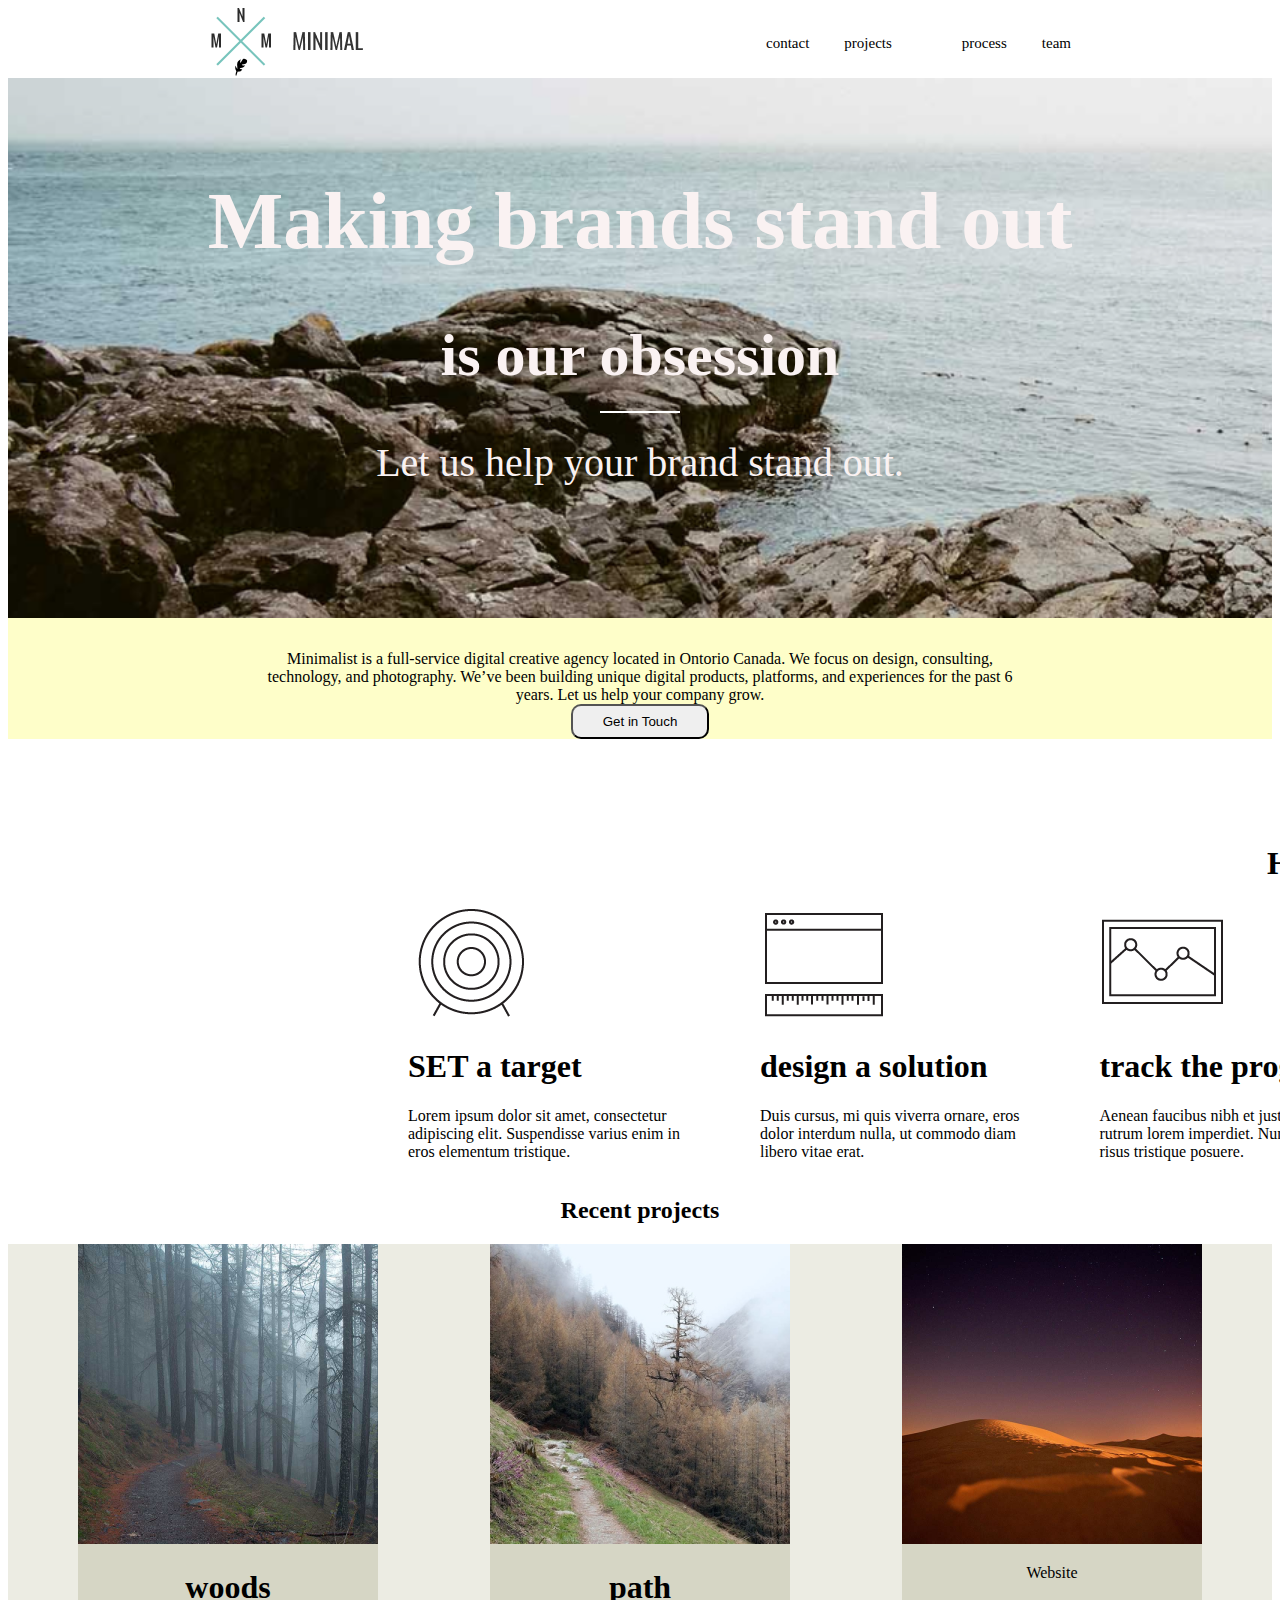
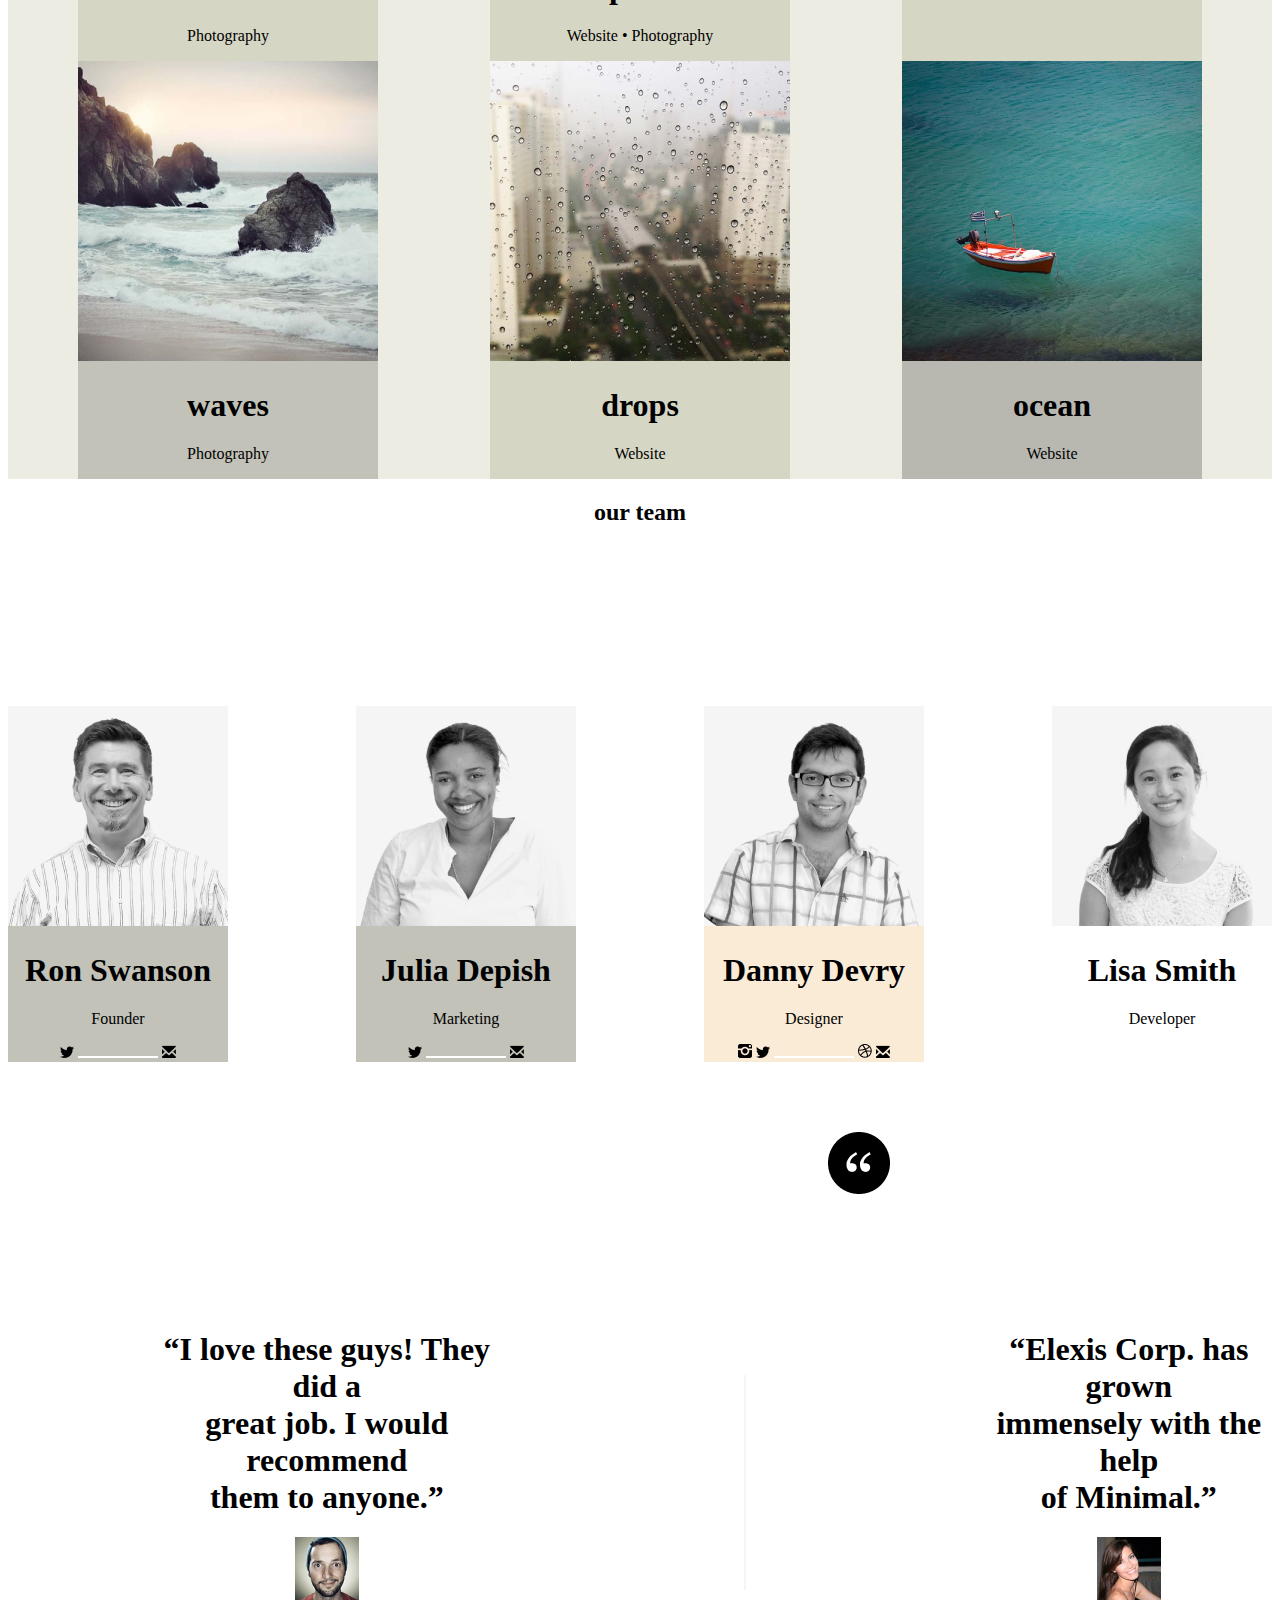
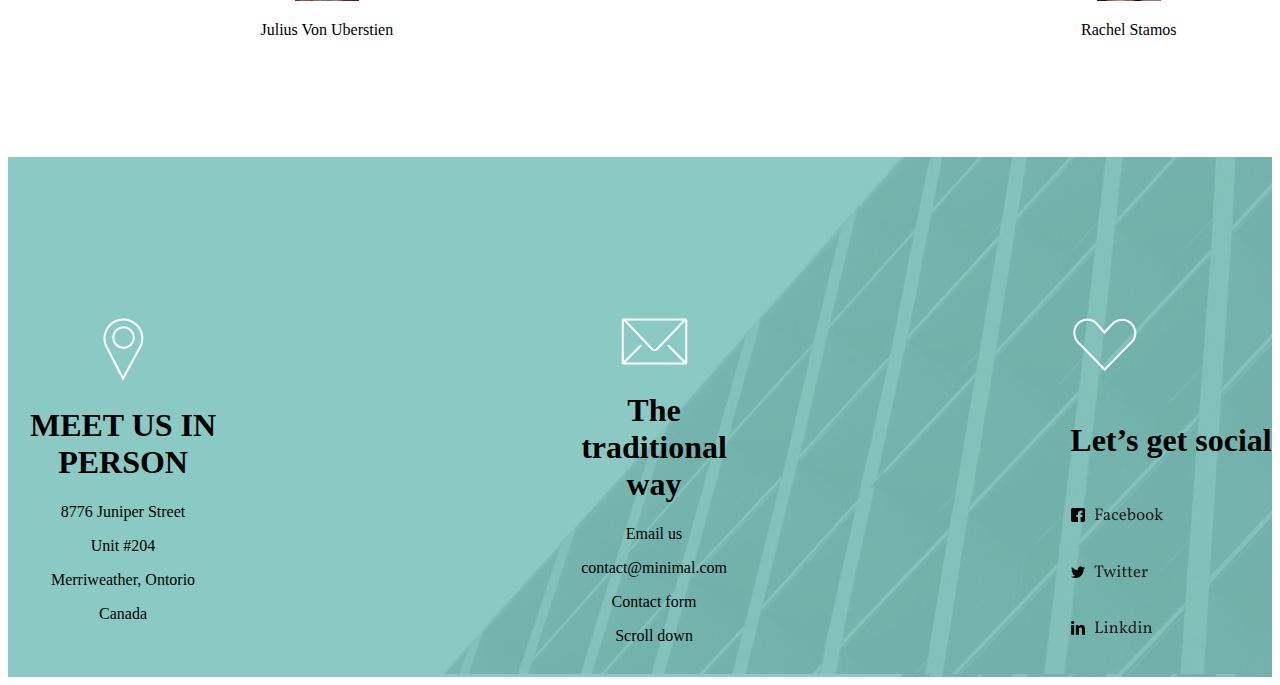
<file: index.html>
<!DOCTYPE html>
    <html lang="en">
    <head>
        <meta charset="UTF-8">
        <meta http-equiv="X-UA-Compatible" content="IE=edge">
        <meta name="viewport" content="width=device-width, initial-scale=1.0">
        <title>Document</title>
        <link rel="stylesheet" href="./gfcc/style.css">
    </head>
    <div class="kars">
        <img src="./foto/Frame.png 5.png" alt="">
        <ul>
            <li>
                <a href="">contact</a>
            </li>
            <li>
                <a href="">projects</a>
            </li>
            <li>
                <li>
                    <a href="">process</a>
                </li>
                <li>
                    <a href="">team</a>
                </li>
            </li>
        </ul>
    </div>
    <section class="charli">
        <div>
            <div class="sat">
                <h1>Making brands stand out</h1>
                <h2>is our obsession</h2>
                <p>Let us help your brand stand out.</p>
                <img src="./foto/Rectangle.png" alt="" srcset="">
            </div>
        </div>
    </section>
    <section class="tyc">
        <div>
            <p>Minimalist is a full-service digital creative agency located in Ontorio Canada. We focus on design, consulting, <br> technology, and photography. We’ve been building unique digital products, platforms, and experiences for the past 6 <br> years. Let us help your company grow.</p>
            <button>Get in Touch</button>
        </div>
    </section>
    <section class="tyncha">
        <div class="tynchtyk">
            <h1>How we make brands thrive</h1>
        </div>
    </section>
    <section class="liw">
        <div>
            <img src="./foto/IMAGE (5).png" alt="" srcset="">
            <h1>SET a target</h1>
            <p>Lorem ipsum dolor sit amet, consectetur <br>  adipiscing elit. Suspendisse varius enim in <br> eros elementum tristique.</p>
        </div>
        <div>
            <img src="./foto/IMAGE (7).png" alt="" srcset="">
            <h1>design a solution</h1>
            <p>Duis cursus, mi quis viverra ornare, eros <br> dolor interdum nulla, ut commodo diam <br> libero vitae erat.</p>

        </div>
        <div>
            <img src="./foto/IMAGE (8).png" alt="" srcset="">
            <h1>track the progress</h1>
            <p>Aenean faucibus nibh et justo cursus id <br> rutrum lorem imperdiet. Nunc ut sem vitae <br> risus tristique posuere.</p>
        </div>
    </section>
    <section class="aaa" >
        <div>
            <h2>Recent projects</h2>
        </div>
    </section>
    <section class="mi">
        <div class="xiomi">
            <img src="./foto/IMAGE (10).png" alt="" srcset="">
            <h1>woods</h1>
            <p>Photography</p>
        </div>
        <div class="bbb">
            <img src="./foto/IMAGE (1.5).png" alt="" srcset="">
            <h1>path</h1>
            <p>Website • Photography</p>
        </div>
        <div class="sss">
            <img src="./foto/IMAGE (1.6).png" alt="" srcset="">
    
            <p>Website</p>
        </div>
    </section>
    <section class="tach">
        <div class="ccc">
            <img src="./foto/IMAGE (31.8.png" alt="" srcset="">
            <h1>waves</h1>
            <p>Photography</p>
        </div>
        <div class="css">
            <img src="./foto/IMAGE (1.9).png" alt="" srcset="">
            <h1>drops</h1>
            <p>Website</p>
        </div>
        <div class="cbb">
            <img src="./foto/IMAGE (1.10).png" alt="" srcset="">
            <h1>ocean</h1>
            <p>Website</p>
        </div>
    </section>
    <section>
        <Div class="ASUU">
            <H2>our team</H2>
        </Div>
    </section>
    <section class="asus">
        <div class="ttt">
            <img src="./foto/IMAGE (1.40).png" alt="" srcset="">
            <h1>Ron Swanson</h1>
            <p>Founder</p>
            <a href="https://twitter.com/?lang=ru" target="blok"><img src="./foto/Vector.png" alt=""></a>
            <a href="https://www.google.ru/"target="blok"><img src="./foto/Rectangle.png" alt="" srcset=""></a>
            <a href=https://mail.ru/"target="blok"><img src="./foto/TYNCHTYK.png" alt="" srcset=""></a>
        </div>
        <div class="target">
            <img src="./foto/IMAGE (1.41).png" alt="" srcset="">
            <h1>Julia Depish</h1>
            <p>Marketing</p>
            <a href="https://twitter.com/?lang=ru"target="blok"><img src="./foto/Vector.png" alt="" srcset=""></a>
            <a href="https://www.google.ru/"target="blok"><img src="./foto/Rectangle.png" alt="" srcset=""></a>
            <a href="https://mail.ru/"target="blok"><img src="./foto/TYNCHTYK.png" alt="" srcset=""></a>
        </div>
        <div class="tacher">
            <img src="./foto/IMAGE (443).png" alt="" srcset="">
            <h1></h1>
            <h1></h1>
            <h1>Danny Devry</h1>
            <p>Designer</p>
          <a href="https://www.instagram.com/"tacher="blok"><img src="./foto/instagram.png" alt="" srcset=""></a>
            <a href="https://twitter.com/?lang=ru"target="blok"><img src="./foto/Vector.png" alt="" srcset=""></a>
            <a href="https://www.google.ru/"target="blok"><img src="./foto/Rectangle.png" alt="" srcset=""></a>
            <a href="https://www.google.com/intl/ru/chrome/"tacher="blok"><img src="./foto/браузер.png" alt="" srcset=""></a>
            <a href=""https://mail.ru/"target="blok"><img src="./foto/TYNCHTYK.png" alt="" srcset=""></a>
        </div>
        <div>
            <img src="./foto/IMAGE (123).png" alt="" srcset="">
            <h1>Lisa Smith</h1>
            <p>Developer</p>
            <a href=""></a>
        </div>
    </section>



    <section class="block">
        
                <div class="tyncha">
                    <img src="./foto/Vector (21).png" alt="" srcset="">
                </div>
        <div class="man1">

                
                <div class="man">
                <h1>“I love these guys! They did a <br> great job. I would recommend <br> them to anyone.”</h1>
                <img src="./foto/IMAGE (234).png" alt="" srcset="">
                <p>Julius Von Uberstien</p>
            </div>
            <img src="./foto/linv.png" alt="">
            <div class="woman">
                <h1>“Elexis Corp. has grown <br> immensely with the help <br> of Minimal.”</h1>
                <img src="./foto/IMAGE (fff).png" alt="" srcset="">
                <p>Rachel Stamos</p>
            </div> 
        </div>
    </section>
    <section class="fon">
        <div>
            <img src="./foto/КАРТА.png" alt="" srcset="">
            <h1>MEET US IN PERSON</h1>
            <p>8776 Juniper Street</p>
            <p>Unit #204</p>
            <p>Merriweather, Ontorio</p>
            <p>Canada</p>
        </div>
        <div>
            <img src="./foto/сабшения.png" alt="" srcset="">
            <h1>The traditional way</h1>
            <p>Email us</p>
            <p>contact@minimal.com</p>
            <p>Contact form</p>
            <p>Scroll down</p>
        </div>
        <div class="ck">
            <img src="./foto/лайк.png" alt="" srcset="">
            <h1>Let’s get social</h1>
            <img src="./foto/фезбуг.png" alt="" srcset="">
            <img src="./foto/твит.png" alt="" srcset="">
            <img src="./foto/in.png" alt="" srcset="">
        </div>

    </section>

    <body>      
    </body>
    </html>
</file>
<file: gfcc/style.css>
.kars{
    display: flex;
    justify-content: space-around;
    align-items: center;

}
.kars ul{
display: flex;
gap: 35px;
align-items: center;
padding: 0;
}
li{
    list-style: none;
}

a{
    text-decoration: none;
    font-size: 15px;
    color: black;
}
.charli{
background: url('../foto/IMAGE\ \(1\).png');
height: 60vh;
background-repeat: no-repeat    ;
background-size: cover;
display: flex;
align-items: center;
justify-content: center;
text-align: center;
}
.charli{
    color: rgb(250, 242, 242);
    font-size: 40px;
}
.sat img{
    position: relative;
    bottom: 150px;
}
button{
    padding: 8px 30px;
    border-radius: 10px;
}

.tyc{
    padding-top: 2rem;
background-color: #FEFEC9;
text-align: center;
} 
.tyc p{
    margin: 0;
}
.tynchtyk{
    text-align: center;
    padding-top: 5rem;
}
.liw{
    display: flex;
gap: 5rem;
position: relative;
left: 400px;
}
.mi{
    background-color: #ecece3;
    display: flex;
    gap: 7rem;
    justify-content: center;
    text-align: center;
}
.aaa{
    text-align: center;
}
.xiomi{
    background-color: #d6d6c5;
}
.bbb{
    background-color: #d6d6c5;
}
.sss{
    background-color: #d6d6c5;
}
.tach{
    background-color: #ecece3;
    display: flex;
    gap: 7rem;
    justify-content: center;
    text-align: center;
}
.ccc{
    background-color: #c2c2b8;
}.css{
    background-color: #d6d6c5;  
}
.cbb{
    background-color: #b8b8b1;  
}
.ASUU h2{
text-align: center;

}
.asus{
    padding-top: 10rem;
    margin: 15px;;
    display: flex;
    gap: 8rem;
    justify-content: center;
    text-align: center;
}
.ttt{
    background-color:#c2c2b8 ;
}
.target{
    background-color: #c2c2b8 ;
}
.tacher{
    background-color: antiquewhite;
}
.block{
    display: flex;
    justify-content: center;
     padding-top: 50px;
     gap: 5rem;
 
     height: 70vh;

}
.tyncha {
    position: relative;
    left: 820px;
    padding-top: 5px;
}

  


.man1{
    padding-top: 80px;
    display: flex;
    align-items: center;
    text-align: center;
    justify-content: center;
    gap: 15rem;
}
.fon{
    background-image: url(../foto/IMAGE\ \(311\).png);
    height:40vh ;

}
.fon{
padding-top: 10rem;
    display: flex;;
    text-align: center;
    justify-content: center;
    gap: 20rem;
}
.ck{
    display: grid;
    line-height: 20px;
}
</file>
